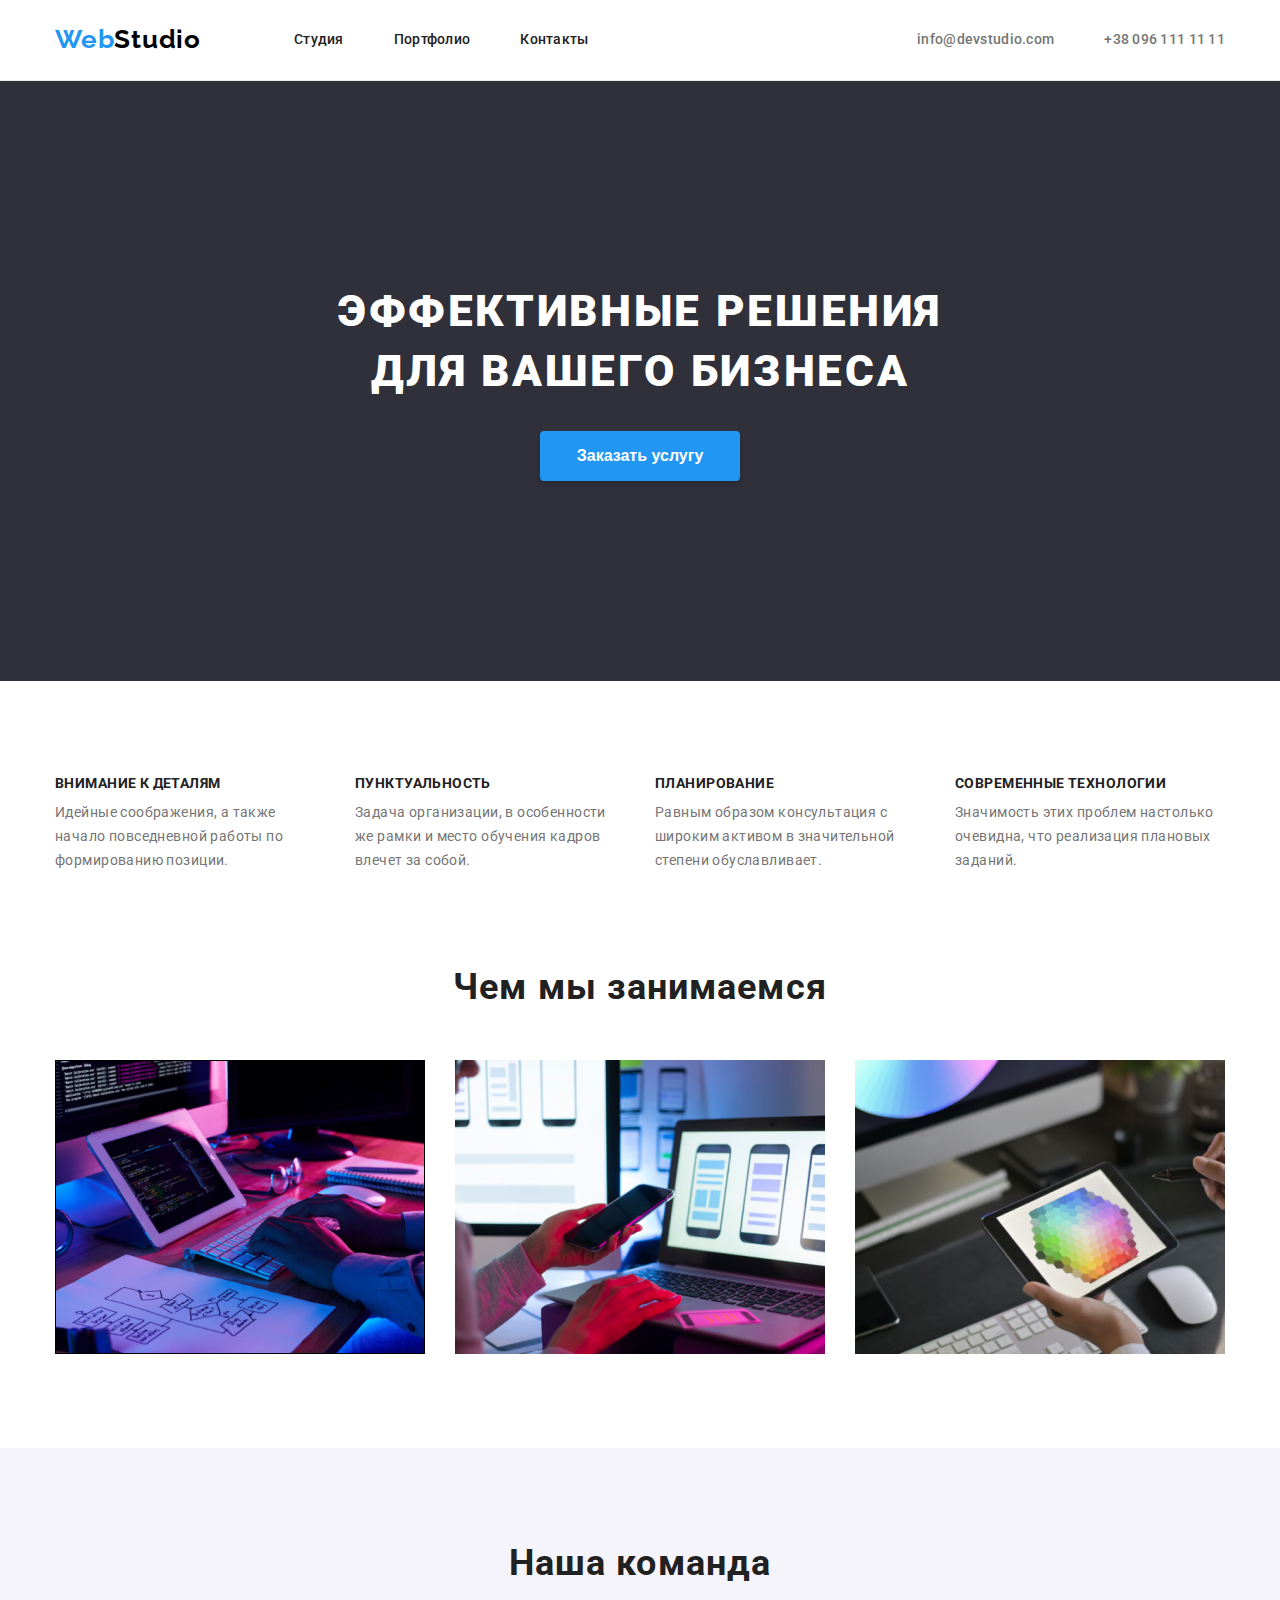
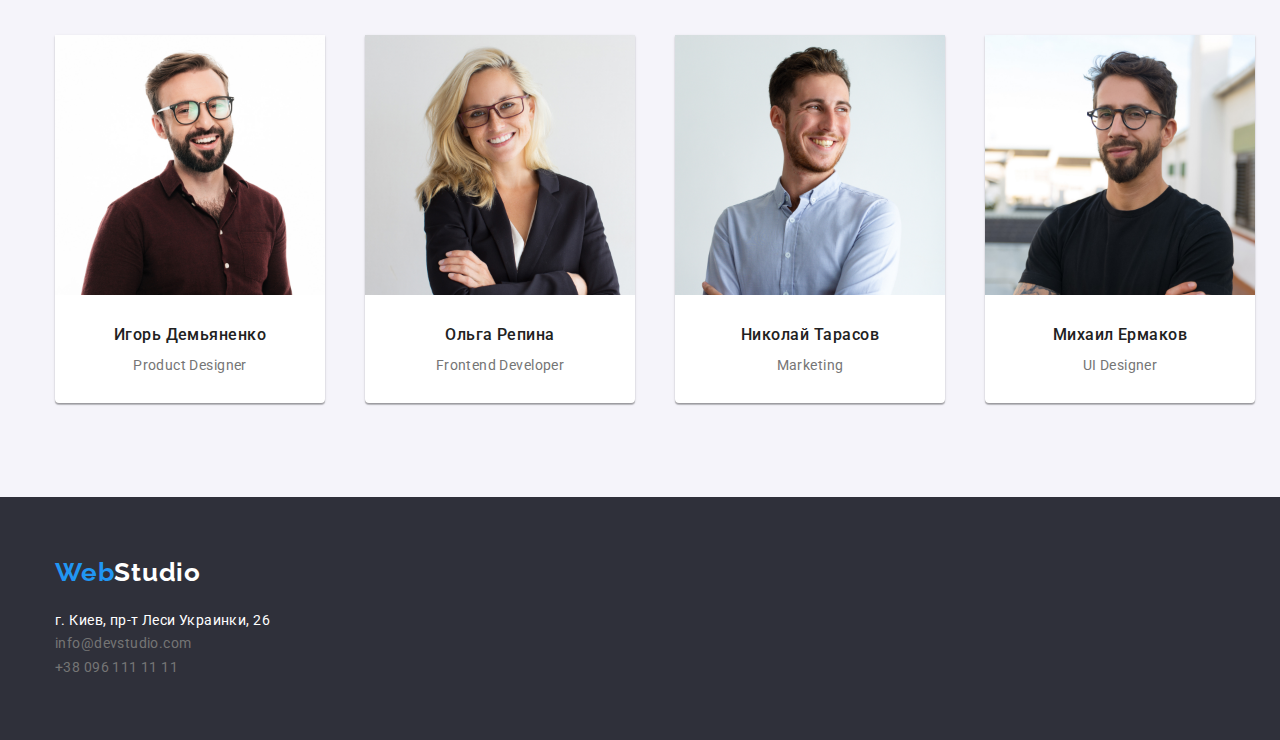
<file: index.html>
<!DOCTYPE html>
<html lang="ru">
<head>
    <meta charset="UTF-8">
    <meta http-equiv="X-UA-Compatible" content="IE=edge">
    <meta name="viewport" content="width=device-width, initial-scale=1.0">
    <title>Document</title>
    <link href="https://cdnjs.com/libraries/modern-normalize" rel="stylesheet">
    <link rel="preconnect" href="https://fonts.gstatic.com">
    <link href="https://fonts.googleapis.com/css2?family=Raleway:wght@700&family=Roboto:wght@400;500;700;900&display=swap"
          rel="stylesheet">
    <link rel="stylesheet" href="./css/styles.css">

    
</head>
<body>
   <!--header, contacts separate from <nav>-->
   <header class="head-section">
      <div class="container header">
         <nav class="main-nav">
            <a href="/" class="logo link">
               <span class="logo-accent">Web</span>Studio
            </a>

            <ul class="page-nav list">
               <li class="item"><a href="." class="link active">Студия</a></li>
               <li class="item"><a href="./portfolio.html" class="link">Портфолио</a></li>
               <li class="item"><a href="" class="link">Контакты</a></li>
            </ul>
         </nav> 

         <ul class="contact-nav list">
            <li class="item"><a href="mailto:info@devstudio.com" class="link">info@devstudio.com</a></li>
            <li class="item"><a href="tel:+380961111111" class="link">+38 096 111 11 11</a></li>
         </ul>
      </div>
   </header>

   <main>
      <!--hero with the link-->
      <section class="hero">
         <div class="container">
            <h1 class="hero-title">Эффективные решения для вашего бизнеса</h1>
            <button type="button" class="button">Заказать услугу</button>
         </div>
      </section>
            
      <!--features -->
      <section class="section features">
         <h2 class="section-title visually-hidden">Наши особенности</h2>
         <div class="container features">
            <ul class="feature-list list">
               <li class="item">
                  <h3 class="feature-title">Внимание к деталям</h3>
                  <p>Идейные соображения, а также начало повседневной работы по формированию позиции.</p>
               </li>
               <li class="item">
                  <h3 class="feature-title">Пунктуальность</h3>
                  <p>Задача организации, в особенности же рамки и место обучения кадров влечет за собой.</p>
               </li>
               <li class="item">
                  <h3 class="feature-title">Планирование</h3>
                  <p>Равным образом консультация с широким активом в значительной степени обуславливает.</p>
               </li>
               <li class="item">
                  <h3 class="feature-title">Современные технологии</h3>
                  <p>Значимость этих проблем настолько очевидна, что реализация плановых заданий.</p>
               </li>
            </ul>
         </div>
      </section>
      
      <!--what we do section-->
      <section class="section works">
         <div class="container works">
            <h2 class="section-title">Чем мы занимаемся</h2>
            <ul class="list">
               <li>
                  <a href=""><img src="./images/what_we_do_01.jpg" alt="Разработка алгоритма" width="370"></a>
               </li>
               <li>
                  <a href=""><img src="./images/what_we_do_02.jpg" alt="Разработка мобильного приложение" width="370"></a>
               </li>
               <li>
                  <a href=""><img src="./images/what_we_do_03.jpg" alt="Выбор цвета" width="370"></a>
               </li>
            </ul>
         </div>
      </section>
      
      <!--our team section-->
      <section class="team section">
         <div class="container">
            <h2 class="section-title">Наша команда</h2>
            <ul class="team-list list">
               <li class="item">
                  <a href="" class="link">
                     <img src="./images/team_01.jpg" alt="Игорь Демьяненко" width="270">
                     <div class="name">
                        <h3 class="team-title">Игорь Демьяненко</h3>
                        <p>Product Designer</p>
                     </div>
                  </a>
               </li>
               <li class="item">
                  <a href="" class="link"><img src="./images/team_02.jpg" alt="Ольга Репина" width="270">
                     <div class="name">
                        <h3 class="team-title">Ольга Репина</h3>
                        <p>Frontend Developer</p>
                     </div>
                  </a>
               </li>
               <li class="item">
                  <a href="" class="link"><img src="./images/team_03.jpg" alt="Николай Тарасов" width="270">
                     <div class="name">
                        <h3 class="team-title">Николай Тарасов</h3>
                        <p>Marketing</p>
                     </div>
                  </a>
               </li>
               <li class="item">
                  <a href="" class="link"><img src="./images/team_04.jpg" alt="Михаил Ермаков" width="270">
                     <div class="name">
                        <h3 class="team-title">Михаил Ермаков</h3>
                        <p>UI Designer</p>
                     </div>
                  </a>
               </li>
            </ul>
         </div>
      </section>
   </main>

<!--footer-->
   <footer class="footer">
      <div class="container">
         <a href="/" class="logo link">
            <span class="logo-accent">Web</span><span class="logo-rev">Studio</span>
         </a>
         <address class="address">
            г. Киев, пр-т Леси Украинки, 26<br />
         </address>
         <!-- footer contacts -->
         <ul class="contact-footer list">
            <li><a href="mailto:info@devstudio.com" class="link">info@devstudio.com</a></li>
            <li><a href="tel:+380961111111" class="link">+38 096 111 11 11</a></li>
         </ul>
      </div>
   </footer>
</body>
</html>
</file>
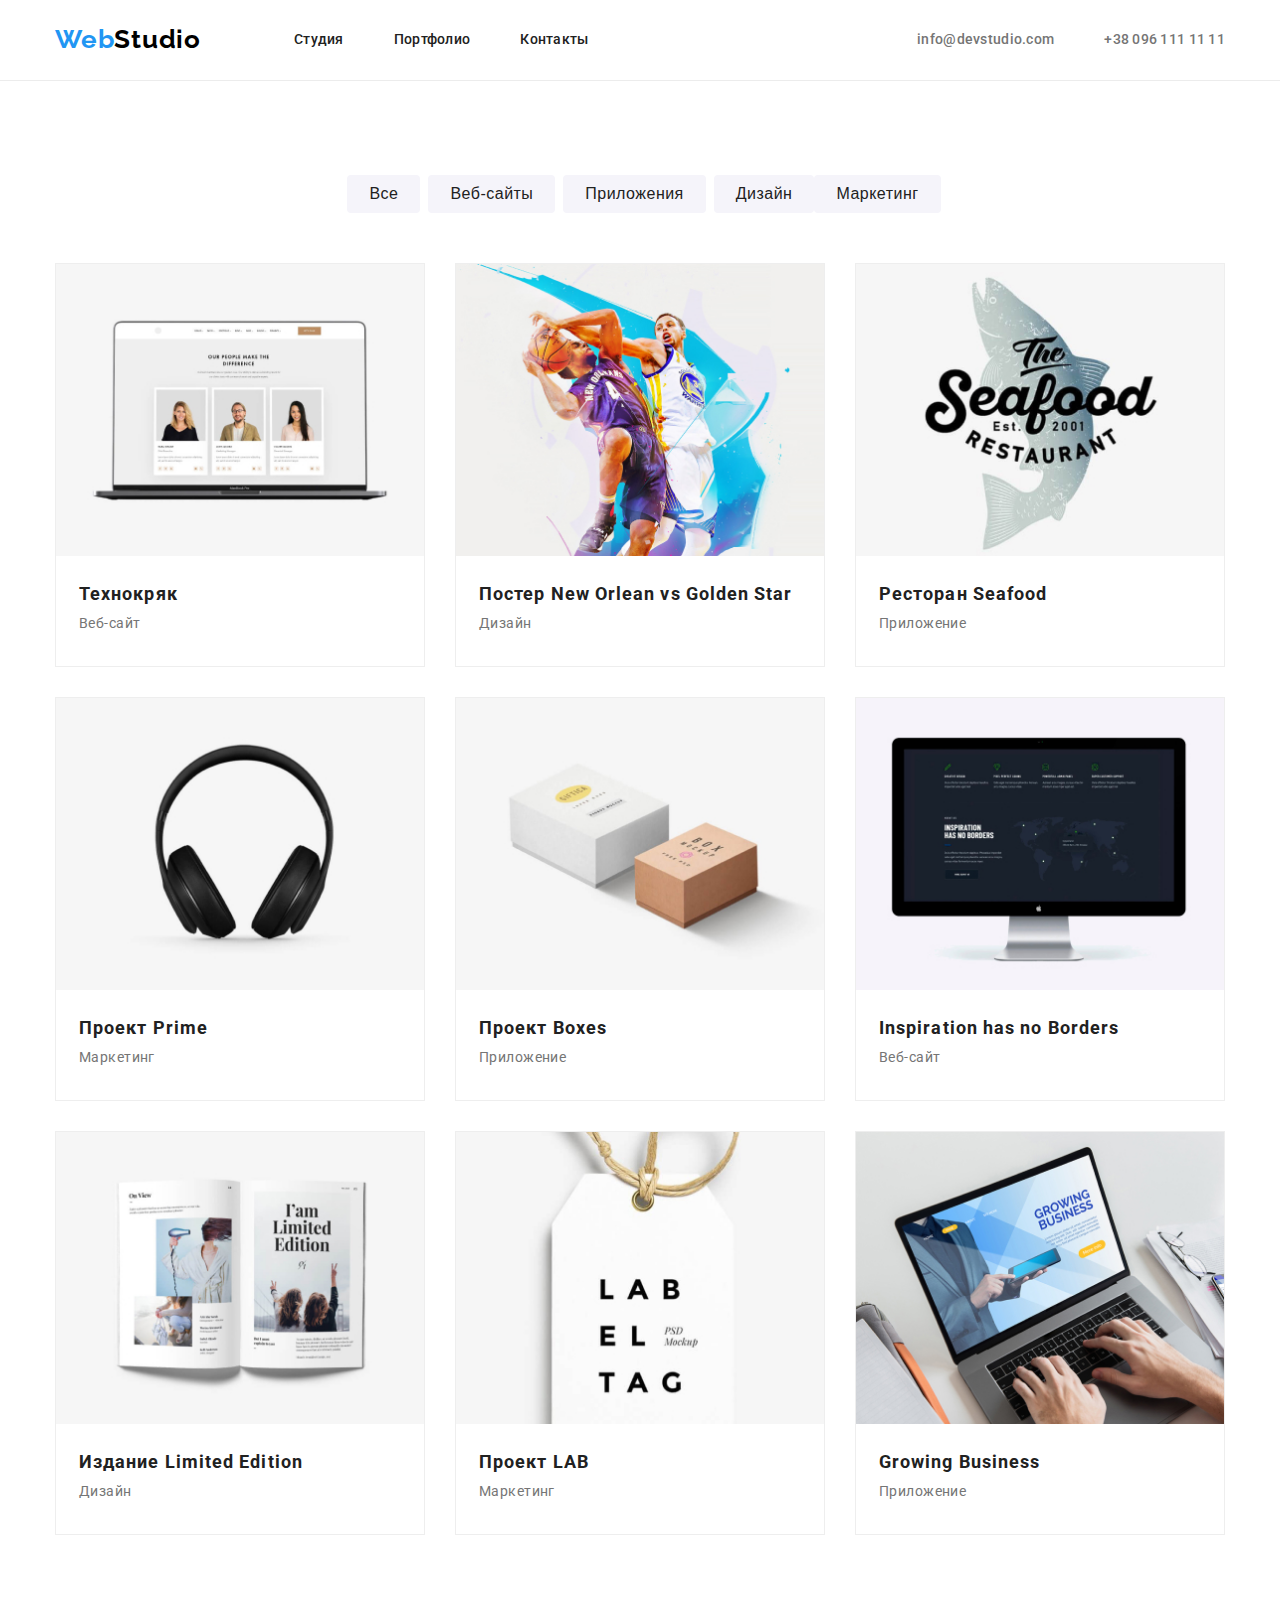
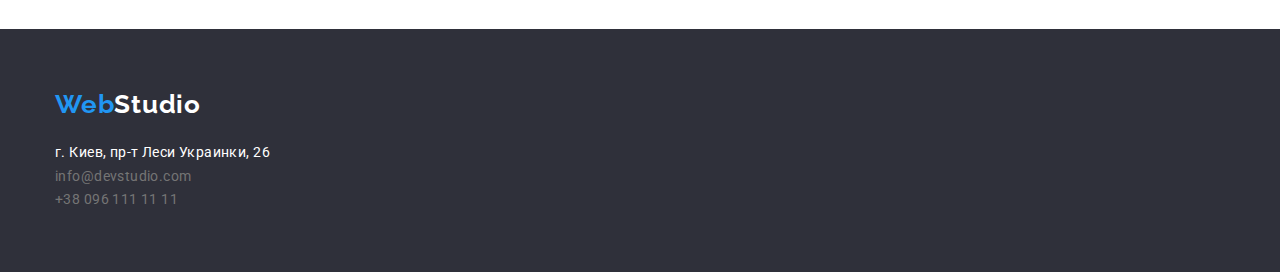
<file: portfolio.html>
<!DOCTYPE html>
<html lang="en">
<head>
    <meta charset="UTF-8">
    <meta http-equiv="X-UA-Compatible" content="IE=edge">
    <meta name="viewport" content="width=device-width, initial-scale=1.0">
    <title>Document</title>
    <link href="https://cdnjs.com/libraries/modern-normalize" rel="stylesheet">
    <link rel="preconnect" href="https://fonts.gstatic.com">
    <link href="https://fonts.googleapis.com/css2?family=Raleway:wght@700&family=Roboto:wght@400;500;700;900&display=swap"
        rel="stylesheet">
    <link rel="stylesheet" href="./css/styles.css">
</head>
<body>
    <!--header, contacts separate from <nav>-->
    <header class="head-section">
        <div class="container header">
            <nav class="main-nav">
                <a href="/" class="logo link">
                    <span class="logo-accent">Web</span>Studio
                </a>
    
                <ul class="page-nav list">
                    <li class="item"><a href="./index.html" class="link active">Студия</a></li>
                    <li class="item"><a href="./portfolio.html" class="link">Портфолио</a></li>
                    <li class="item"><a href="" class="link">Контакты</a></li>
                </ul>
            </nav>
    
            <ul class="contact-nav list">
                <li class="item"><a href="mailto:info@devstudio.com" class="link">info@devstudio.com</a></li>
                <li class="item"><a href="tel:+380961111111" class="link">+38 096 111 11 11</a></li>
            </ul>
        </div>
    </header>
    
    <main>
        <section class="work-section container">
        <h1 class="visually-hidden">наши работы</h1>
        <!-- кнопки фильтра -->
            <ul class="fltr-btn list">    
                <li class="item">
                    <button type="button"  class="button title">Все</button>
                </li>
                <li class="item">
                    <button type="button" class="button title">Веб-сайты</button>
                </li>
                <li class="item">
                    <button type="button" class="button title">Приложения</button> 
                </li>
                <li class="item">
                    <button type="button" class="button title">Дизайн</button>
                </li>
                <li class="item">
                    <button type="button" class="button title">Маркетинг</button>
                </li>
            </ul>   
        
        <!-- наши работы, галерея  -->
            <ul class="work-gallery list">
                <li class="item">
                    <a href="" class="link">
                        <img src="./images/portfolio/img_01.jpg" alt="Технокряк" width="370" height="294">
                        <div class="name">
                            <h3 class="work-title">Технокряк</h3>
                            <p class="sort">Веб-сайт</p>
                        </div>
                    </a>
                </li>
                <li class="item">
                    <a href="" class="link">
                        <img src="./images/portfolio/img_02.jpg" alt="Постер New Orlean vs Golden Star" width="370" height="294">
                        <div class="name">
                            <h3 class="work-title">Постер New Orlean vs Golden Star</h3>
                            <p class="sort">Дизайн</p>
                        </div>
                    </a>
                </li>
                <li class="item">
                    <a href="" class="link">
                        <img src="./images/portfolio/img_03.jpg" alt="Ресторан Seafood" width="370" height="294">
                        <div class="name">
                            <h3 class="work-title">Ресторан Seafood</h3>
                            <p class="sort">Приложение</p>
                        </div>
                    </a>
                </li>
                <li class="item">
                    <a href="" class="link">
                        <img src="./images/portfolio/img_04.jpg" alt="Проект Prime" width="370" height="294">
                        <div class="name">
                            <h3 class="work-title">Проект Prime</h3>
                            <p class="sort">Маркетинг</p>
                        </div>
                    </a>
                </li>
                <li class="item">
                    <a href="" class="link">
                        <img src="./images/portfolio/img_05.jpg" alt="Проект Boxes" width="370" height="294">
                        <div class="name">
                            <h3 class="work-title">Проект Boxes</h3>
                            <p class="sort">Приложение</p>
                        </div>
                    </a>
                </li>
                <li class="item">
                    <a href="" class="link">
                        <img src="./images/portfolio/img_06.jpg" alt="Inspiration has no Borders" width="370" height="294">
                        <div class="name">
                            <h3 class="work-title">Inspiration has no Borders</h3>
                            <p class="sort">Веб-сайт</p>
                        </div>
                    </a>
                </li>
                <li class="item">
                    <a href="" class="link">
                        <img src="./images/portfolio/img_07.jpg" alt="Издание Limited Edition" width="370" height="294">
                        <div class="name">
                            <h3 class="work-title">Издание Limited Edition</h3>
                            <p class="sort">Дизайн</p>
                        </div>
                    </a>
                </li>
                <li class="item">
                    <a href="" class="link">
                        <img src="./images/portfolio/img_08.jpg" alt="Проект LAB" width="370" height="294">
                        <div class="name">
                            <h3 class="work-title">Проект LAB</h3>
                            <p class="sort">Маркетинг</p>
                        </div>
                    </a>
                </li>
                <li class="item">
                    <a href="" class="link">
                        <img src="./images/portfolio/img_09.jpg" alt="Growing Business" width="370" height="294">
                        <div class="name">
                            <h3 class="work-title">Growing Business</h3>
                            <p class="sort">Приложение</p>
                        </div>
                    </a>
                </li>
            </ul>

        </section>

    </main>

    
    <!--footer-->
    <footer class="footer">
        <div class="container">
            <a href="/" class="logo link">
                <span class="logo-accent">Web</span><span class="logo-rev">Studio</span>
            </a>
            <address class="address">
                г. Киев, пр-т Леси Украинки, 26<br />
            </address>
            <!-- footer contacts -->
            <ul class="contact-footer list">
                <li><a href="mailto:info@devstudio.com" class="link">info@devstudio.com</a></li>
                <li><a href="tel:+380961111111" class="link">+38 096 111 11 11</a></li>
            </ul>
        </div>
    </footer>



</body>
</html>
</file>
<file: css/styles.css>
:root {
  --accent-color: #2196f3;
  --title-text-color: #212121;
  --main-text-color: #757575;
  --main-bg-color: #ffffff;
  --footer-bg-color: #2f303a;
  --btn-bg-color: #f5f4fa;
  --hero-bg-color: #2f303a;
  --frame-border-color: #eeeeee;
}

/*  */
html {
  box-sizing: border-box;
}

*,
*::after,
*::before {
  box-sizing: inherit;
}

h1,
h2,
h3,
h4,
h5,
h6,
p {
  margin: 0;
}

img {
  display: block;
  max-width: 100%;
  height: auto;
}

body {
  margin: 0;
  color: var(--main-text-color);
  background-color: var(--main-bg-color);

  font-family: Roboto;
  font-size: 14px;
  line-height: 1.7;
  letter-spacing: 0.03em;
}

/* ultilities */
.list {
  list-style: none;
  margin: 0;
  padding: 0;
}

.link {
  color: var(--main-text-color);
  text-decoration: none;
}

.link.active {
  color: var(--accent-color);
}

.container {
  width: 1200px;
  margin-left: auto;
  margin-right: auto;
  margin-top: 94px;
  padding: 0 15px;

  /* outline: 2px solid tomato; */
}

.section-title {
  color: var(--title-text-color);
}

/* Визуально спрятанная section-title и portfolio */
.visually-hidden {
  position: absolute !important;
  clip: rect(1px 1px 1px 1px);
  clip: rect(1px, 1px, 1px, 1px);
  padding: 0 !important;
  border: 0 !important;
  height: 1px !important;
  width: 1px !important;
  overflow: hidden;
}

/* logo */

.logo {
  color: #000000;

  font-family: Raleway;
  font-weight: bold;
  font-size: 26px;
  line-height: 1.2;
  letter-spacing: 0.03em;
}

.logo .logo-accent {
  color: var(--accent-color);
}

/* page navigation */
.head-section {
  border-bottom: 1px solid #ececec;
}

.container.header {
  display: flex;
  height: 80px;
  margin-top: 0;
  align-items: center;

  /* border-bottom: 1px solid #ececec; */
}

.main-nav {
  display: flex;
  align-items: center;
}

.main-nav .logo {
  margin-right: 93px;
}

.page-nav {
  display: flex;
  align-items: center;
}

.page-nav .item:not(:last-child),
.contact-nav .item:not(:last-child) {
  margin-right: 50px;
}

.contact-nav {
  display: flex;
  margin-left: auto;
}

.page-nav .link {
  display: block;
  padding-top: 21px;
  padding-bottom: 21px;

  color: var(--title-text-color);

  font-weight: 500;
  font-size: 14px;
  line-height: 1.1;
  letter-spacing: 0.02em;
}

.contact-nav .link {
  display: block;
  padding-top: 21px;
  padding-bottom: 21px;

  color: var(--main-text-color);

  font-weight: 500;
  font-size: 14px;
  line-height: 1.1;
  letter-spacing: 0.02em;
}

.contact-nav .link:hover,
.contact-nav .link:focus {
  color: var(--accent-color);
}

/* hero */
.hero {
  background-color: var(--footer-bg-color);
}

.hero > .container {
  /* width: 1600px; */
  height: 600px;
  margin-left: auto;
  margin-right: auto;
  margin-top: 0;
  margin-bottom: 0;
  padding-left: 0;
  padding-right: 0;
  padding-top: 200px;

  text-align: center;
}

.hero-title {
  color: #ffffff;

  margin-left: auto;
  margin-right: auto;
  margin-top: 0;
  margin-bottom: 30px;

  width: 696px;
  height: 120px;
  left: 452px;
  top: 280px;

  font-weight: 900;
  font-size: 44px;
  line-height: 60px;
  letter-spacing: 0.06em;
  text-transform: uppercase;
}

.hero .button {
  margin-right: auto;
  margin-left: auto;

  background-color: var(--accent-color);
  color: #ffffff;

  width: 200px;
  height: 50px;
  left: 700px;
  top: 430px;

  box-shadow: 0px 4px 4px rgba(0, 0, 0, 0.15);
  border-radius: 4px;
  border-color: transparent;

  font-weight: bold;
  font-size: 16px;
  line-height: 1.9;
}

/* section Features */

.container .feature-list {
  display: flex;
  justify-content: space-between;
}

.feature-list .item {
  width: calc((100% - 90px) / 4);

  /* outline: 2px solid teal; */
}

.section-title {
  margin: 0 0 50px 0;
  font-weight: bold;
  font-size: 36px;
  line-height: 1.2;
  text-align: center;
  letter-spacing: 0.03em;
}

.feature-title {
  margin: 0 0 10px 0;
  color: var(--title-text-color);

  font-weight: bold;
  font-size: 14px;
  line-height: 16px;
  letter-spacing: 0.03em;
  text-transform: uppercase;
}
.title {
  color: var(--title-text-color);

  font-weight: 500;
  font-size: 16px;
  line-height: 1.2;
  text-align: center;
  letter-spacing: 0.03em;
}

/* our works */

.container.works .list {
  display: flex;
  justify-content: space-between;
}

/* our team */

.team.section {
  background-color: #f5f4fa;
}
.container .team-list {
  /* width: 1600px; */
  /* padding-top: 94px; */
  padding-bottom: 94px;
  /* padding-left: 215px;
  padding-right: 215px; */
}

.team .container {
  padding-top: 94px;
}
.team-title {
  color: var(--title-text-color);

  font-weight: 500;
  font-size: 16px;
  line-height: 1.2;
  text-align: center;
  letter-spacing: 0.03em;
}

.container .team-list {
  display: flex;
  justify-content: space-between;

  width: 1200px;
}

.team-list .item {
  display: block;
  width: 270px;
  height: 368px;

  background-color: var(--main-bg-color);

  box-shadow: 0px 1px 3px rgba(0, 0, 0, 0.12), 0px 1px 1px rgba(0, 0, 0, 0.14),
    0px 2px 1px rgba(0, 0, 0, 0.2);
  border-radius: 0px 0px 4px 4px;
}

.team-list .name {
  margin-top: 30px;
  text-align: center;
}

.team-list .name > p {
  margin-top: 10px;
}
/* footer */

.footer {
  background-color: #2f303a;
}
.footer > .container {
  /* width: 1600px; */
  margin-top: 0;
  padding-top: 60px;
  padding-bottom: 60px;
  /* padding-left: 215px; */
}

.address {
  margin-top: 20px;
  color: var(--main-bg-color);

  font-weight: normal;
  font-style: normal;
  font-size: 14px;
  line-height: 1.7;
  letter-spacing: 0.03em;
}

.logo.link {
  display: inline-block;
  margin-top: auto;
  margin-bottom: auto;
}

.logo-rev {
  color: var(--main-bg-color);
}

.contact-footer {
  color: rgba(255, 255, 255, 0.6);

  font-weight: normal;
  font-size: 14px;
  line-height: 1.7;
  letter-spacing: 0.03em;
}

.contact-footer .link:hover,
.contact-footer .link:focus {
  color: var(--main-bg-color);
}

/* Portfolio button list */
.container .fltr-btn {
  display: flex;
  justify-content: center;
}

.fltr-btn .item:not(:last-child) {
  margin-left: 8px;
}

.fltr-btn .button {
  display: inline-block;
  background-color: var(--btn-bg-color);
  height: 38px;
  padding: 6px 22px;
  border: none;
  border-radius: 4px;
  cursor: pointer;

  font-style: normal;
  font-weight: 500;
  font-size: 16px;
  line-height: 1.6;
  text-align: center;
  letter-spacing: 0.03em;
}

.fltr-btn .button:hover,
.fltr-btn .button:focus {
  background-color: var(--accent-color);
  color: var(--main-bg-color);

  box-shadow: 0px 3px 1px rgba(0, 0, 0, 0.1), 0px 1px 2px rgba(0, 0, 0, 0.08),
    0px 2px 2px rgba(0, 0, 0, 0.12);
  border-radius: 4px;
}

/* Our works gallery */

.work-title {
  color: var(--title-text-color);

  font-weight: bold;
  font-size: 18px;
  line-height: 2;
  letter-spacing: 0.06em;
}

.work-type {
  font-weight: normal;
  font-size: 16px;
  line-height: 31.9;
  letter-spacing: 0.03em;
}

.container .work-gallery {
  display: flex;
  /* justify-content: center; */
  flex-wrap: wrap;
  margin-top: 50px;
  margin-bottom: 94px;
  padding: 0;
  /* width: calc(100%-60px)/3; */

  /* outline: 2px solid teal; */
}

.work-gallery .item {
  width: 370px;
  height: 404px;
  margin-right: 30px;
  margin-bottom: 30px;

  background: var(--main-bg-color);
  border: 1px solid var(--frame-border-color);
}

.work-gallery .item:nth-child(3n) {
  margin-right: 0;
}

.work-gallery .item:nth-last-child(-n + 3) {
  margin-bottom: 0;
}

.work-gallery .name {
  display: block;
  width: 322px;
  margin-right: auto;
  margin-left: auto;
  margin-top: 20px;
  margin-bottom: 20px;
}
</file>
